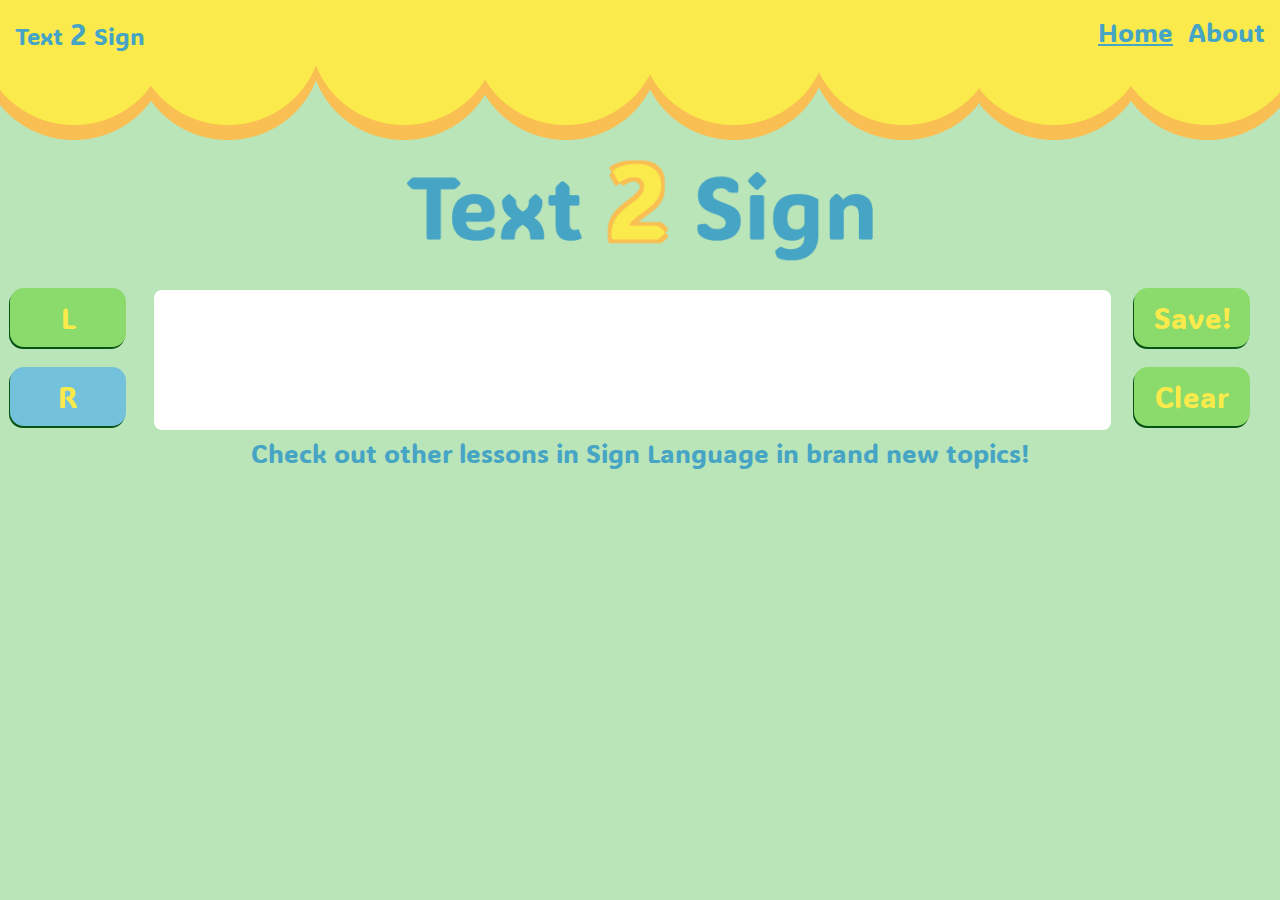
<file: index.html>
<!DOCTYPE html>
<html>
<head>
    <meta charset="utf-8">
  <meta name="viewport" content="width=device-width">
  <title>Text 2 Sign</title>
  <link rel="icon" type="image/x-icon" href="/images/">

  <!--Font References-->
  <link rel="preconnect" href="https://fonts.googleapis.com">
  <link rel="preconnect" href="https://fonts.gstatic.com" crossorigin>
  <link href="https://fonts.googleapis.com/css2?family=ADLaM+Display&display=swap" rel="stylesheet">
  
  <link href="normalize.css" rel="stylesheet" type="text/css"/>
  <link href="t2s_style.css" rel="stylesheet" type="text/css"/>

  <script src="translate.js" defer=""></script>

  <meta name="mobileView"
  content="initial-scale=1.0
  width=device-width" />
</head>

<body>

<nav>
    <h2>Text <em>2</em> Sign</h2>
    <a href="about.html"><h3>About</h3></a>
    <a href="index.html"><h3><u>Home</u></h3></a>
</nav>


<header class="row0">
   <!--<h1>Text <em>2</em> Sign</h1>-->
   <img src="images/gameTitle.png">
</header>


<section class="game" class="center">
   <section class="row1">
        <section class="LRTriggerButtons">
            <button class="buttonL">L</button>
            <button class="buttonR">R</button>
        </section>

        <section class="insertTextField"> <!--float everything in row 1-->
            <p class="typingArea"> </p>
  
        </section>
        
        <section class="enterAndClear">
            <button class="submit">Save!</button>
            <button class="clear">Clear</button>
        </section>
    </section>  

    <section class="row2">
        <section class="translateImages" class="center">
        </section>
    </section>
</section>


<section class="row3">
    <h3>Check out other lessons in Sign Language in brand new topics!</h3>
    <!--Arrow pointing down gif or animation-->
</section>

<!-- <section class="storyboard">
    <img src="storyboard.png">
</section> -->
















</body>
</html>
</file>
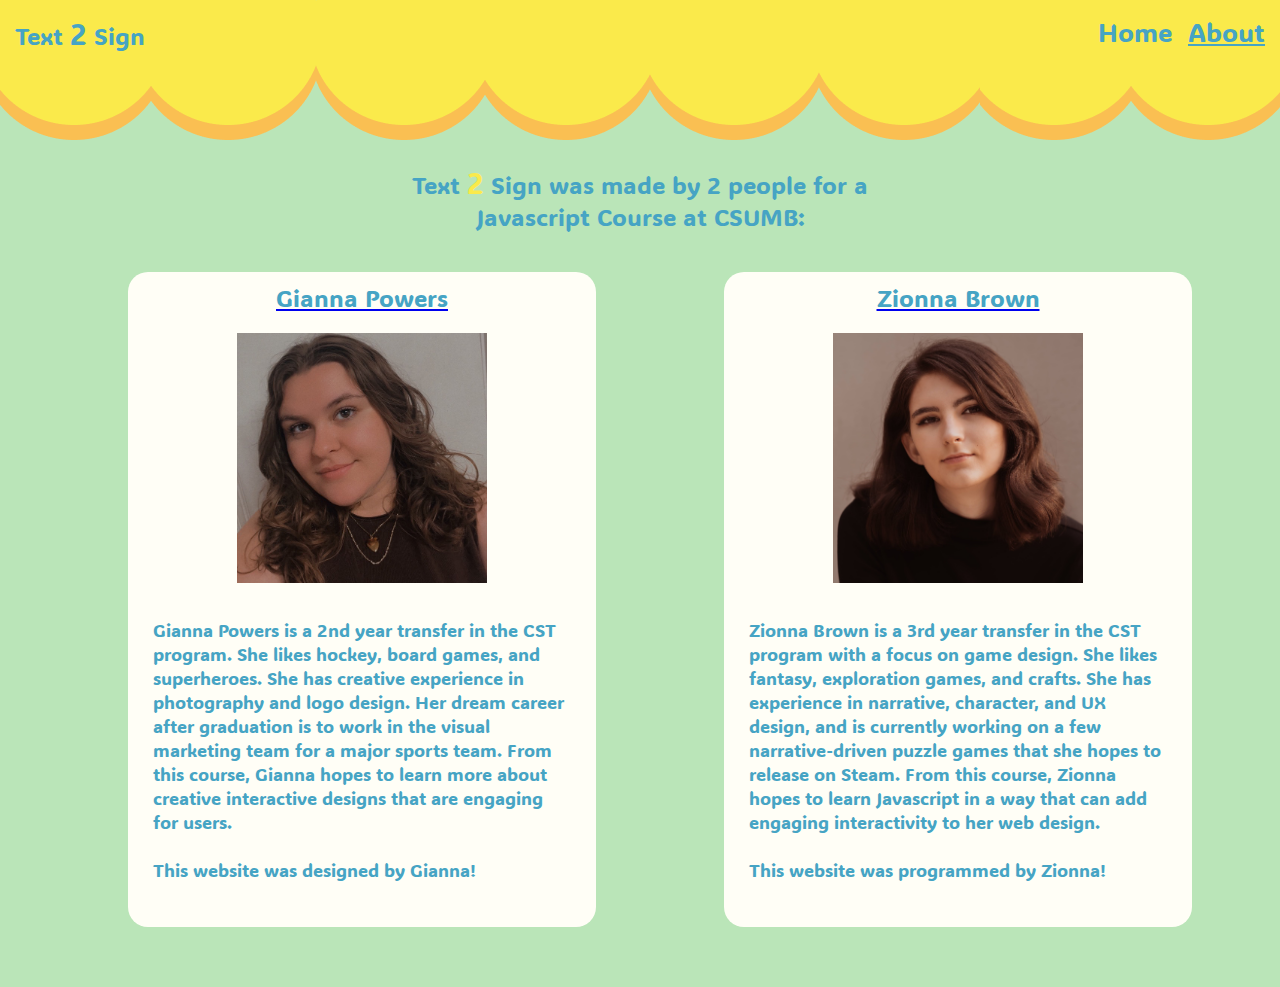
<file: about.html>
<!DOCTYPE html>
<html>
<head>
    <meta charset="utf-8">
  <meta name="viewport" content="width=device-width">
  <title>Text 2 Sign</title>
  <link rel="icon" type="image/x-icon" href="/images/">

  <!--Font References-->
  <link rel="preconnect" href="https://fonts.googleapis.com">
  <link rel="preconnect" href="https://fonts.gstatic.com" crossorigin>
  <link href="https://fonts.googleapis.com/css2?family=ADLaM+Display&display=swap" rel="stylesheet">
  
  <link href="normalize.css" rel="stylesheet" type="text/css"/>
  <link href="t2s_style.css" rel="stylesheet" type="text/css"/>

  <meta name="mobileView"
  content="initial-scale=1.0
  width=device-width" />
</head>

<body>
<nav>
    <h2>Text <em>2</em> Sign</h2>
    <a href="about.html"><h3><u>About</u></h3></a>
    <a href="index.html"><h3>Home</h3></a>
</nav>

<article>
    <section class="aboutHead">
        <h2>Text <em>2</em> Sign was made by 2 people for a Javascript Course at CSUMB:</h2>
    </section>

    <section class="profileColumns">
    <section class="giannap">
        <a href="https://gpowers47bf.myportfolio.com/work" class="name"><h2>Gianna Powers</h2></a>
        <a href="https://gpowers47bf.myportfolio.com/work"><img src="images/giannaP.jpeg"></a>
        <p>Gianna Powers is a 2nd year transfer in the CST program. She likes hockey, board games, and superheroes. She has creative experience in 
            photography and logo design. Her dream career after graduation is to work in the visual marketing team for a major sports team. From this 
            course, Gianna hopes to learn more about creative interactive designs that are engaging for users.
            <br>
            <br>
        This website was designed by Gianna! </p>
    </section>

    <section class="zionnab">
        <a href="https://meldidntlisten.com/" class="name"><h2>Zionna Brown</h2></a>
        <a href="https://meldidntlisten.com/"><img src="images/zionnaB.jpg"></a>
        <p>Zionna Brown is a 3rd year transfer in the CST program with a focus on game design. She likes fantasy, exploration games, and crafts. She has experience
            in narrative, character, and UX design, and is currently working on a few narrative-driven puzzle games that she hopes to release on Steam. From this course,
            Zionna hopes to learn Javascript in a way that can add engaging interactivity to her web design.
            <br>
            <br>
            This website was programmed by Zionna!
        </p>
    </section>
    </section>
</article>

</body>
</html>
</file>
<file: t2s_style.css>
html
{
    background-color: #BAE5B8;
}

br
{
    display:block;
    clear:both;
    margin-top:10px;
}

h1
{
    font-family: "ADLaM Display", serif, Arial, Helvetica, sans-serif;
    font-weight: 400;
    font-style: normal;
    color: #46A4C4;
    line-height: normal;
    font-size:40px;
}

h1 em
{
    font-style: normal;
    font-size:larger;
    color: #FAEA4B;
    text-shadow:
    -4px -4px 0 #FABF52,
    4px -4px 0 #FABF52,
    -4px 4px 0 #FABF52,
    4px 4px 0 #FABF52;
}

h2 em
{
    font-style: normal;
    font-size:larger;
    color: #FAEA4B;
}


h2
{
    font-family: "ADLaM Display", serif, Arial, Helvetica, sans-serif;
    font-weight: 400;
    font-style: normal;
    color: #46A4C4;
    line-height: normal;
}

h3
{
    font-family: "ADLaM Display", serif, Arial, Helvetica, sans-serif;
    font-weight: 400;
    font-style: normal;
    color: #46A4C4;
    line-height: normal;
    font-size: 26px;
}

p
{
    font-family: "ADLaM Display", serif, Arial, Helvetica, sans-serif;
    font-weight: 40;
    font-style: normal;
    color: #46A4C4;
    line-height: normal;
    font-size: 18px;
}

.typingArea
{
    font-family: "ADLaM Display", serif, Arial, Helvetica, sans-serif;
    font-weight: 400;
    font-style: normal;
    color: #46A4C4;
    line-height: normal;
    font-size: 90px;
}

.banner img
{
    width: 100%;
}

nav
{
    background-image: url("images/banner.png");
    width: 100%;
    height: 140px;
}

nav h2{
    float:left;
    margin-top: 15px;
    margin-left:15px;
}


nav h3
{
    float:right;
    margin-top: 15px;
    margin-right:15px;
}

nav em
{
    font-style: normal;
    font-size:larger;
    color:#46A4C4;
}

header
{
    margin-top: -60px;
    display:block;
    margin-left:auto;
    margin-right:auto;
    width:40%;
}
.row0
{
    /*new header image*/
    img{
        margin-top: 70px;
        display:block;
         width: 100%;
         clear: both;
    }
}
.row3
{
    margin-top:40px;
    display:block;
    margin-left:auto;
    margin-right:auto;
    width:fit-content;
    clear: both;
    
}

.row3 h3
{
    margin-bottom: 30px;
    width:fit-content;
}
.row5{
    margin-left:8.5%;
}
.row5 h1{
    margin-bottom: 10px;
    width:75%;
    clear:both;
    margin-top:40px;
    
}

.row5 h3{
    font-size: 40px;
}

.row5 img{
    width:100px;
    height:100px;
    margin-bottom: 20px;
}

hr{
    background-color:#FABF52;
    height: 5px;
    border:none;
    width: 89%;
    margin-left:0%;
    margin-bottom: 30px;
}

.yellowHR
{
    background-color: #FAEA4B;
    margin-bottom: -8px;
}



/*------- GAME!!!!!! --------*/

/* .example img
{
    /* margin:10px;
    width: 100%;
    margin-left:8%; 
} */

.center
{
    display:block;
    width: 84%;
    margin-left: 8%;
    margin-right: 8%;
}
.game{
    width: 100%;
    clear:both;
}
.insertTextField{
    background-color: #ffffff;
    height: 130px; 
    width: 74%;
    margin-top: 12px;
    margin-left: 2%;
    font-family: Arial, Helvetica, sans-serif;
    float: left;
    border-radius: 8px;
    border: thick solid #ffffff;
}
.typingArea{
    width: 50%;
}
button
{
    border:none;
    background-color: #8ADB6B;
    padding:10px;
    padding-left: 20px;
    padding-right: 20px;
    font-size:30px;
    width: 116px;
    font-family: "ADLaM Display", serif, Arial, Helvetica, sans-serif;
    margin: 10px;
    border-radius: 14px;
    filter: drop-shadow(-1px 2px 0px #075313);
    color: #FAEA4B;
}

.LRTriggerButtons
{
    width: 10%;
    margin-left:0%;
    margin-right: 0%;
    float: left; 
}

.LRTriggerButtons button:hover
{
    background-color: #85d067;
    filter: drop-shadow(0px 0px 0px #075313);
    margin-left: 9px;
    margin-top: 10px;
    margin-right: 11px;
}

.buttonL{
    background-color: #8ADB6B;
}
.buttonL button:hover{
    background-color: #8ADB6B;
}
.buttonR{
    background-color: #74C1DC;
}

.buttonR button:hover{
    background-color: #6fb3cc;
}
.enterAndClear{
    margin-top: 0px;
    margin-left: 1%;
    width: 10%;
    float: left;
}
.enterAndClear button:hover{
    background-color: #85d067;
    filter: drop-shadow(0px 0px 0px #075313);
    margin-left: 9px;
    margin-top: 10px;
    margin-right: 11px;
} 
.imagez{
    width: 100%;
    height: 200px;
    height: fit-content;
    background-color: #ffffff;
    border-radius: 20px;
}
.imagez img{
    width: 7%;
    size-adjust: 10%;
    aspect-ratio: 1 / 1; 
    height: auto;
}
/*----------ABOUT! ------------------------------------------------------------*/

.aboutHead
{
    display:block;
    margin-top:24px;
    width:40%;
    text-align:center;
    margin-right:auto;
    margin-left:auto;
}

.profileColumns
{
    padding-top: 40px;
}

.profileColumns section
{
    width: 35%;
    background-color: #fffef6;
    padding:10px;
    padding-bottom: 30px;
    border-radius: 20px;
    margin-bottom: 60px;
}

.profileColumns h2
{
    display:block;
    width:50%;
    font-style:none;
    text-decoration: none;
    margin-right:auto;
    margin-left:auto;
    text-align: center;
}



.profileColumns img
{
    display:block;
    object-fit: cover;
    width: 250px;
    height: 250px;
    margin-left:auto;
    margin-right:auto;
    margin-top:20px;
    margin-bottom:20px;
}

.giannap
{
    float:left;
    margin-left: 10%;
}

.giannap p
{
    padding:15px;
}

.zionnab
{
    float:left;
    margin-left: 10%;
}

.zionnab p
{
    padding:15px;
}
</file>
